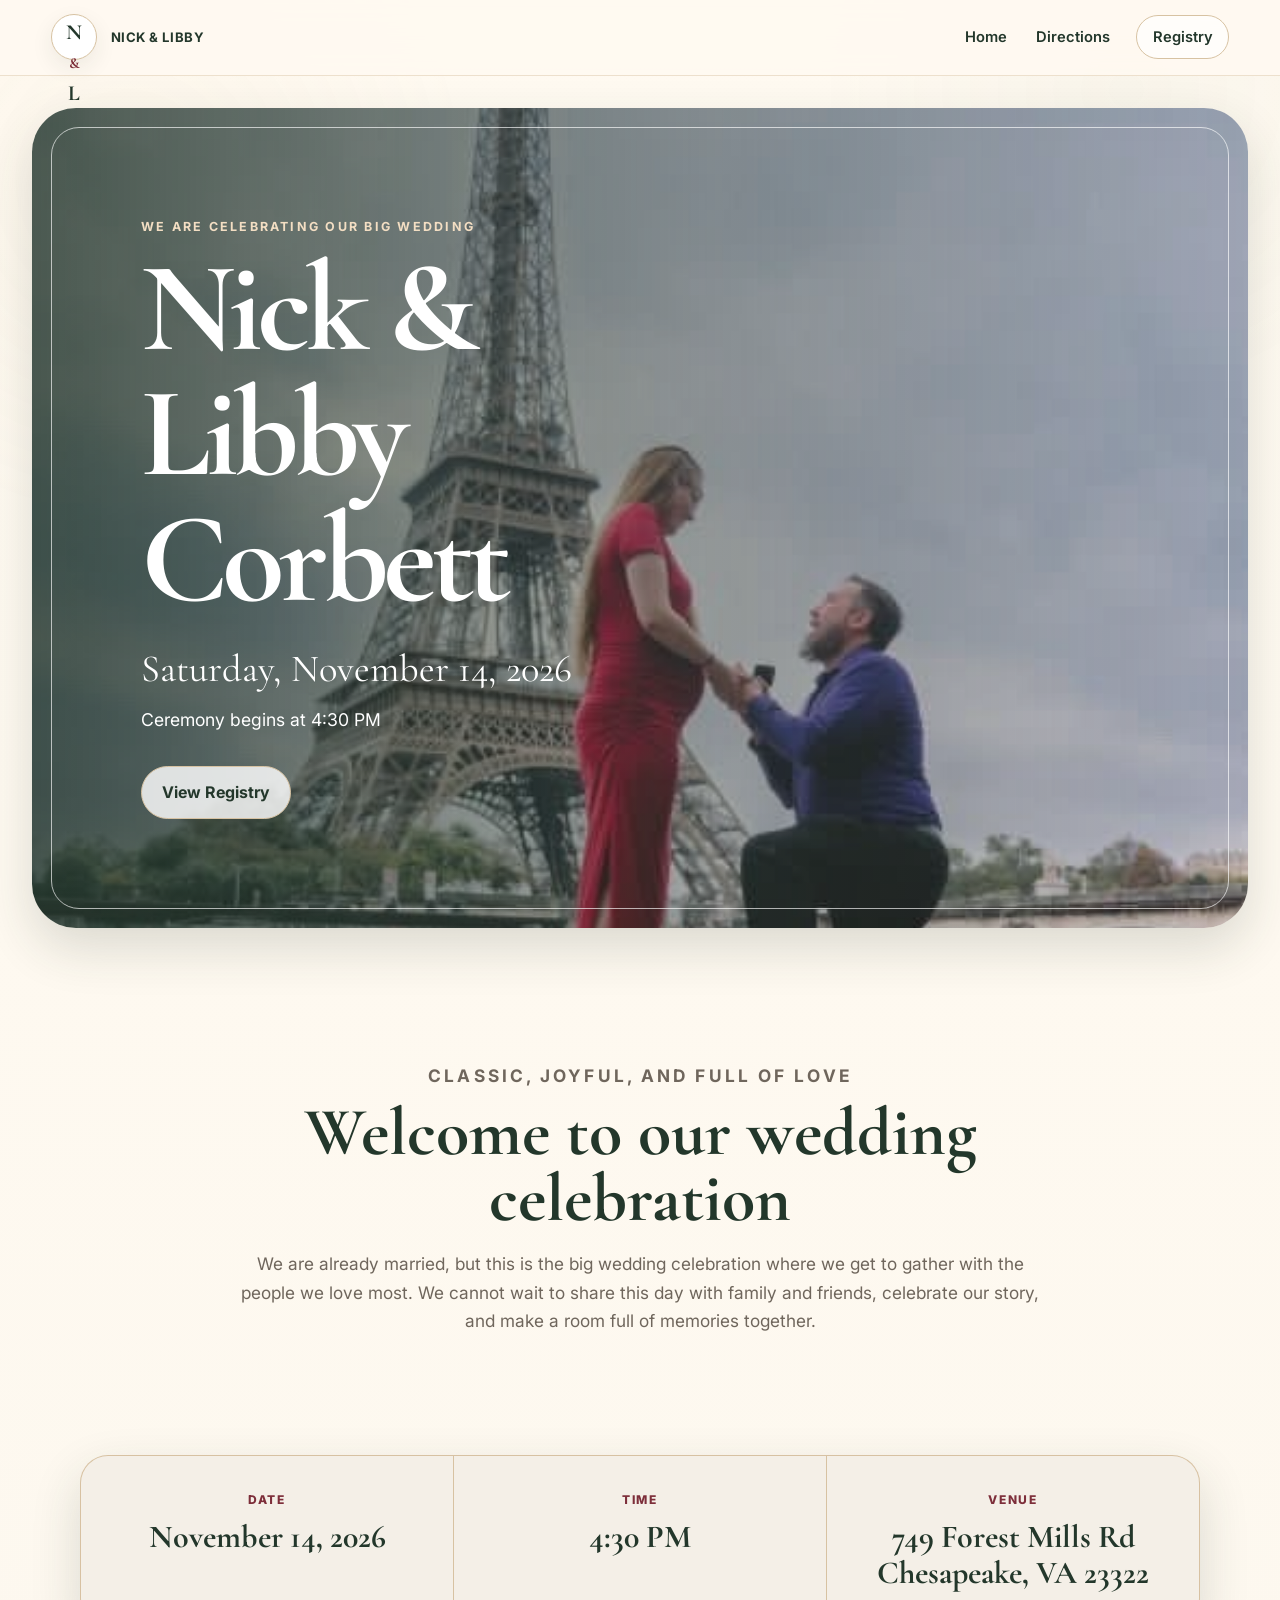
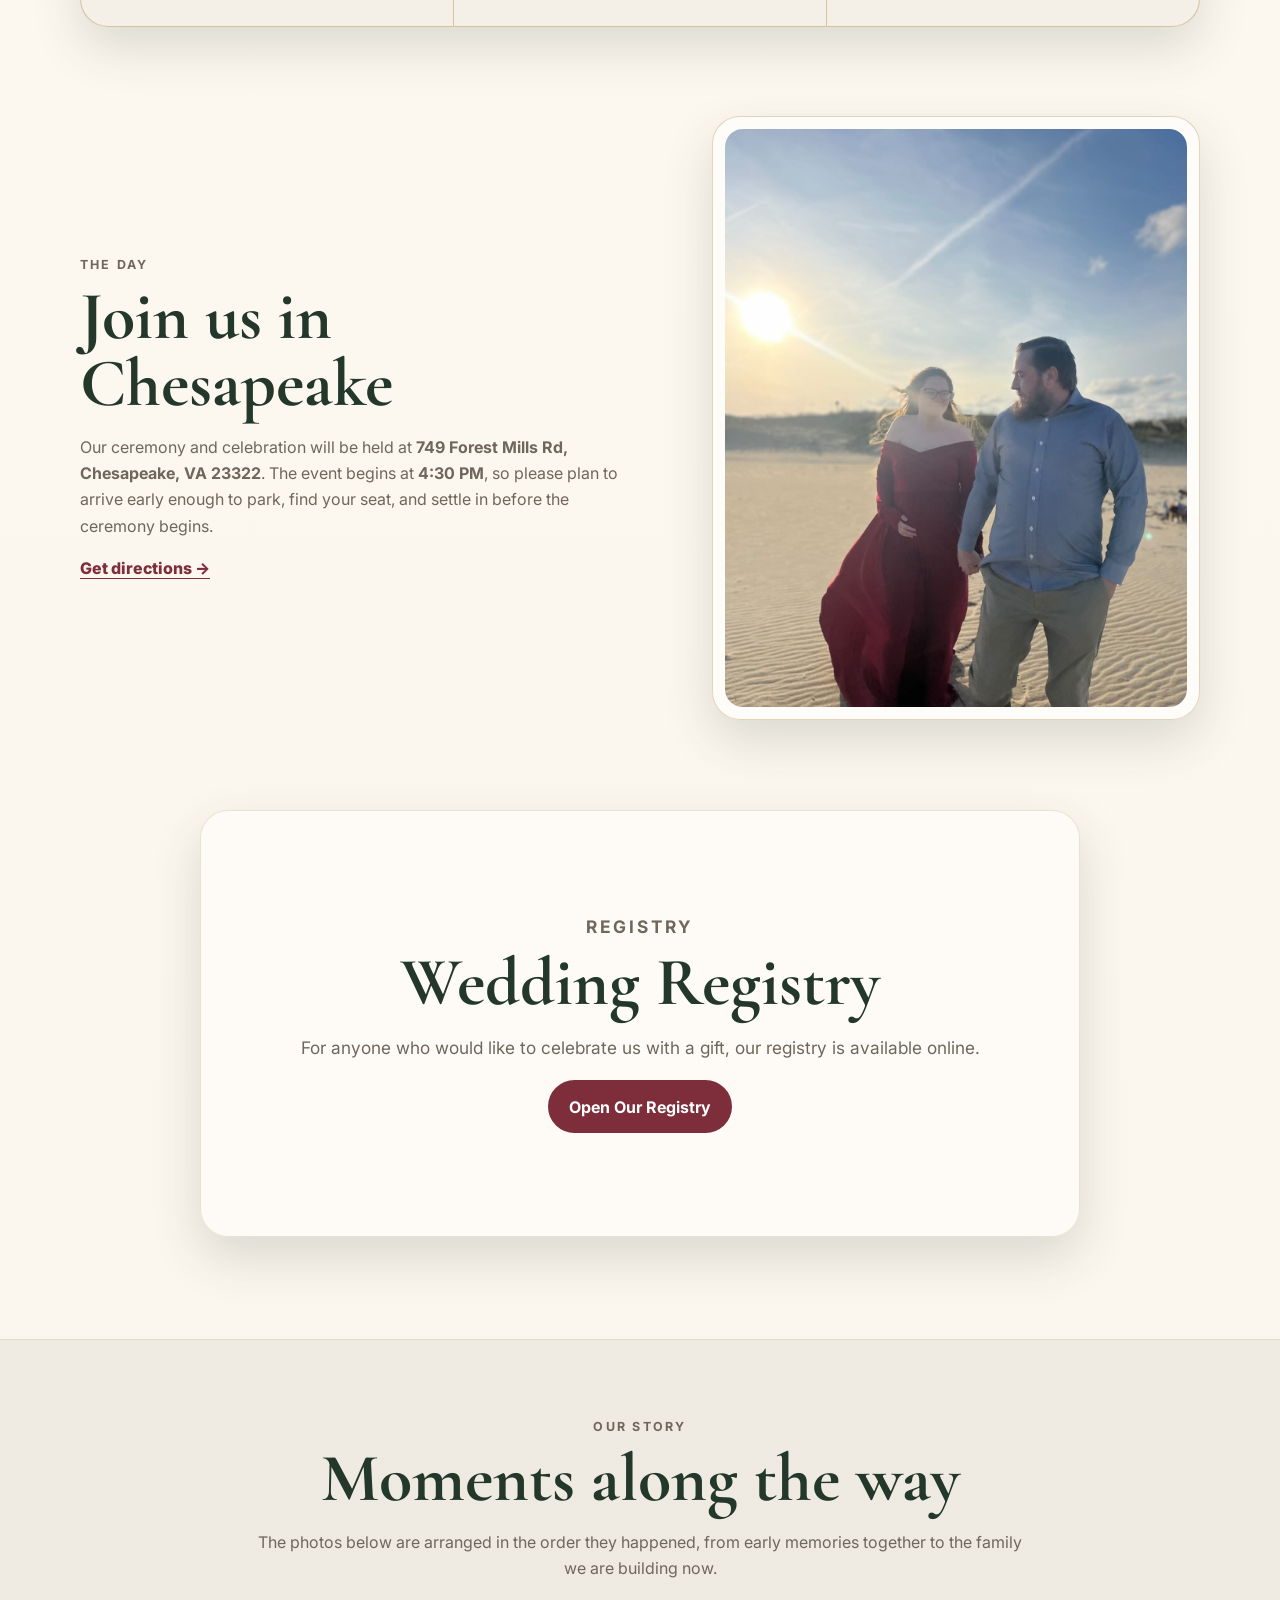
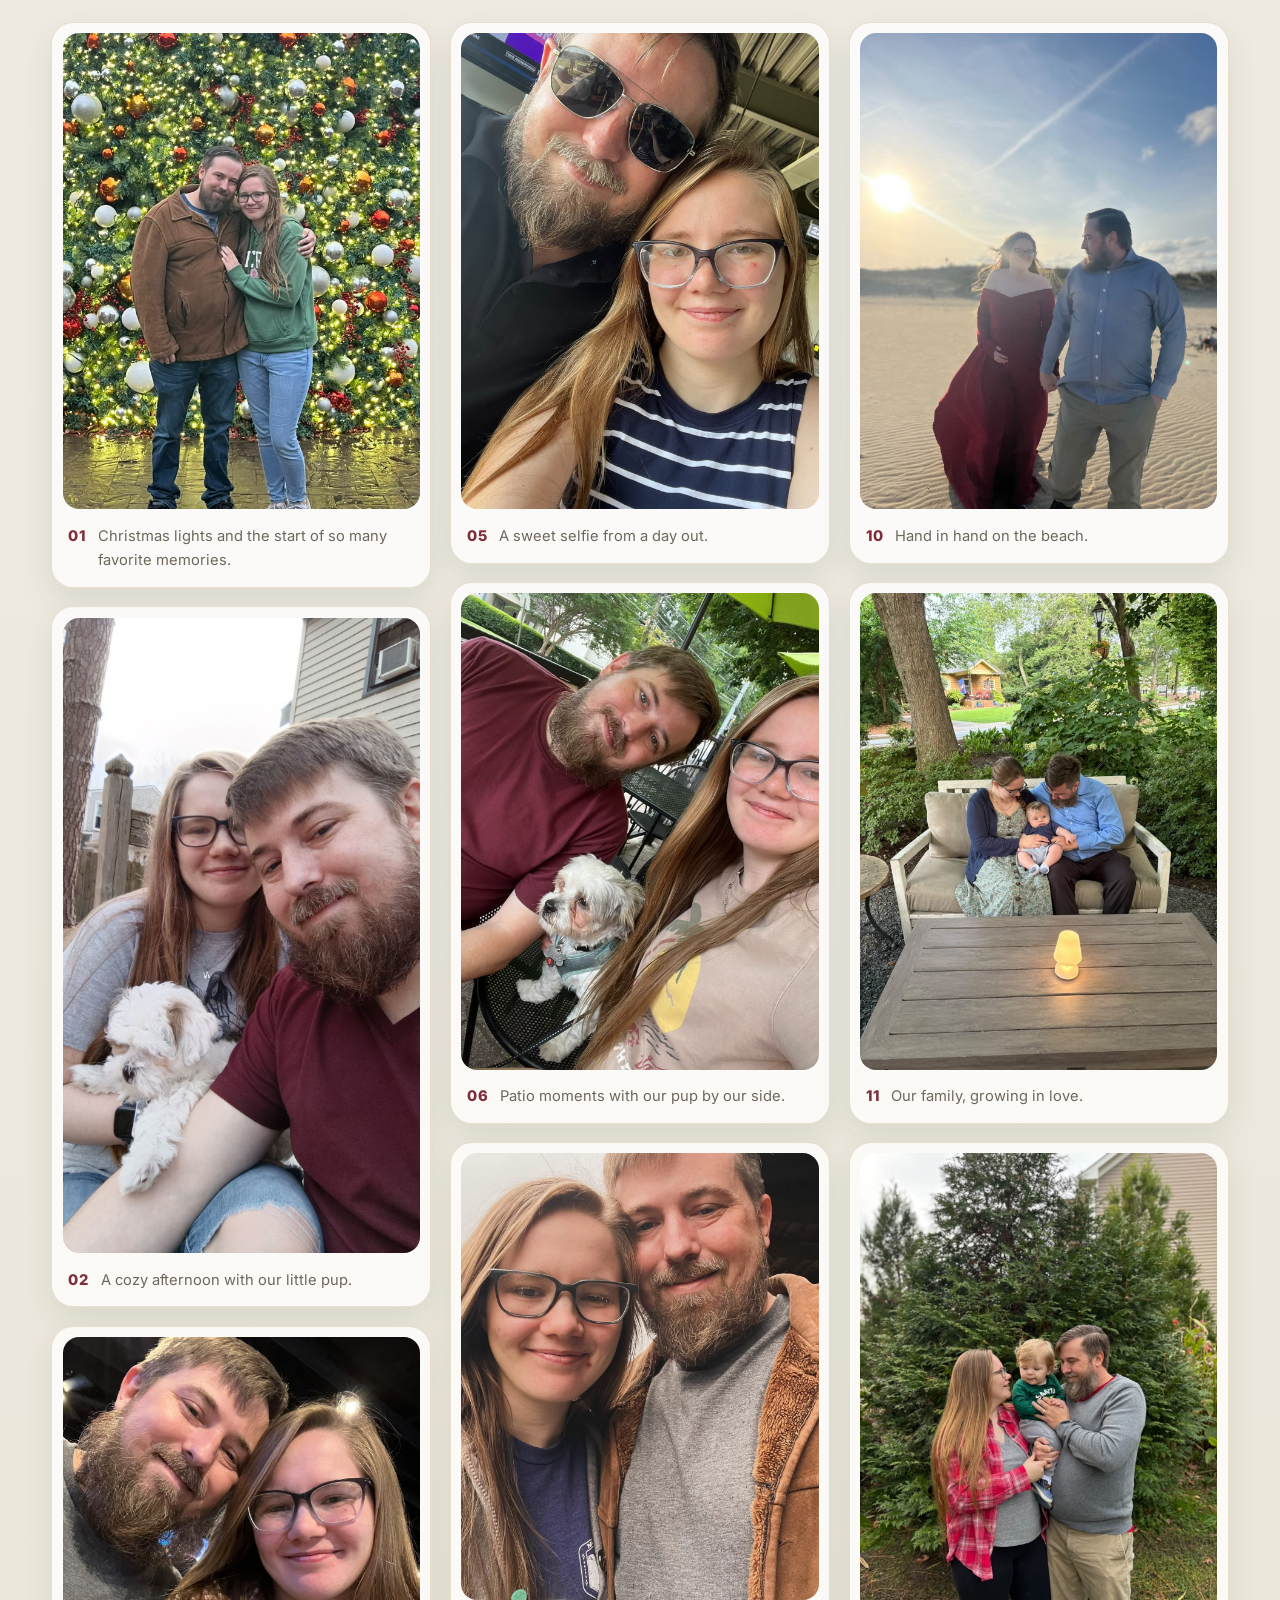
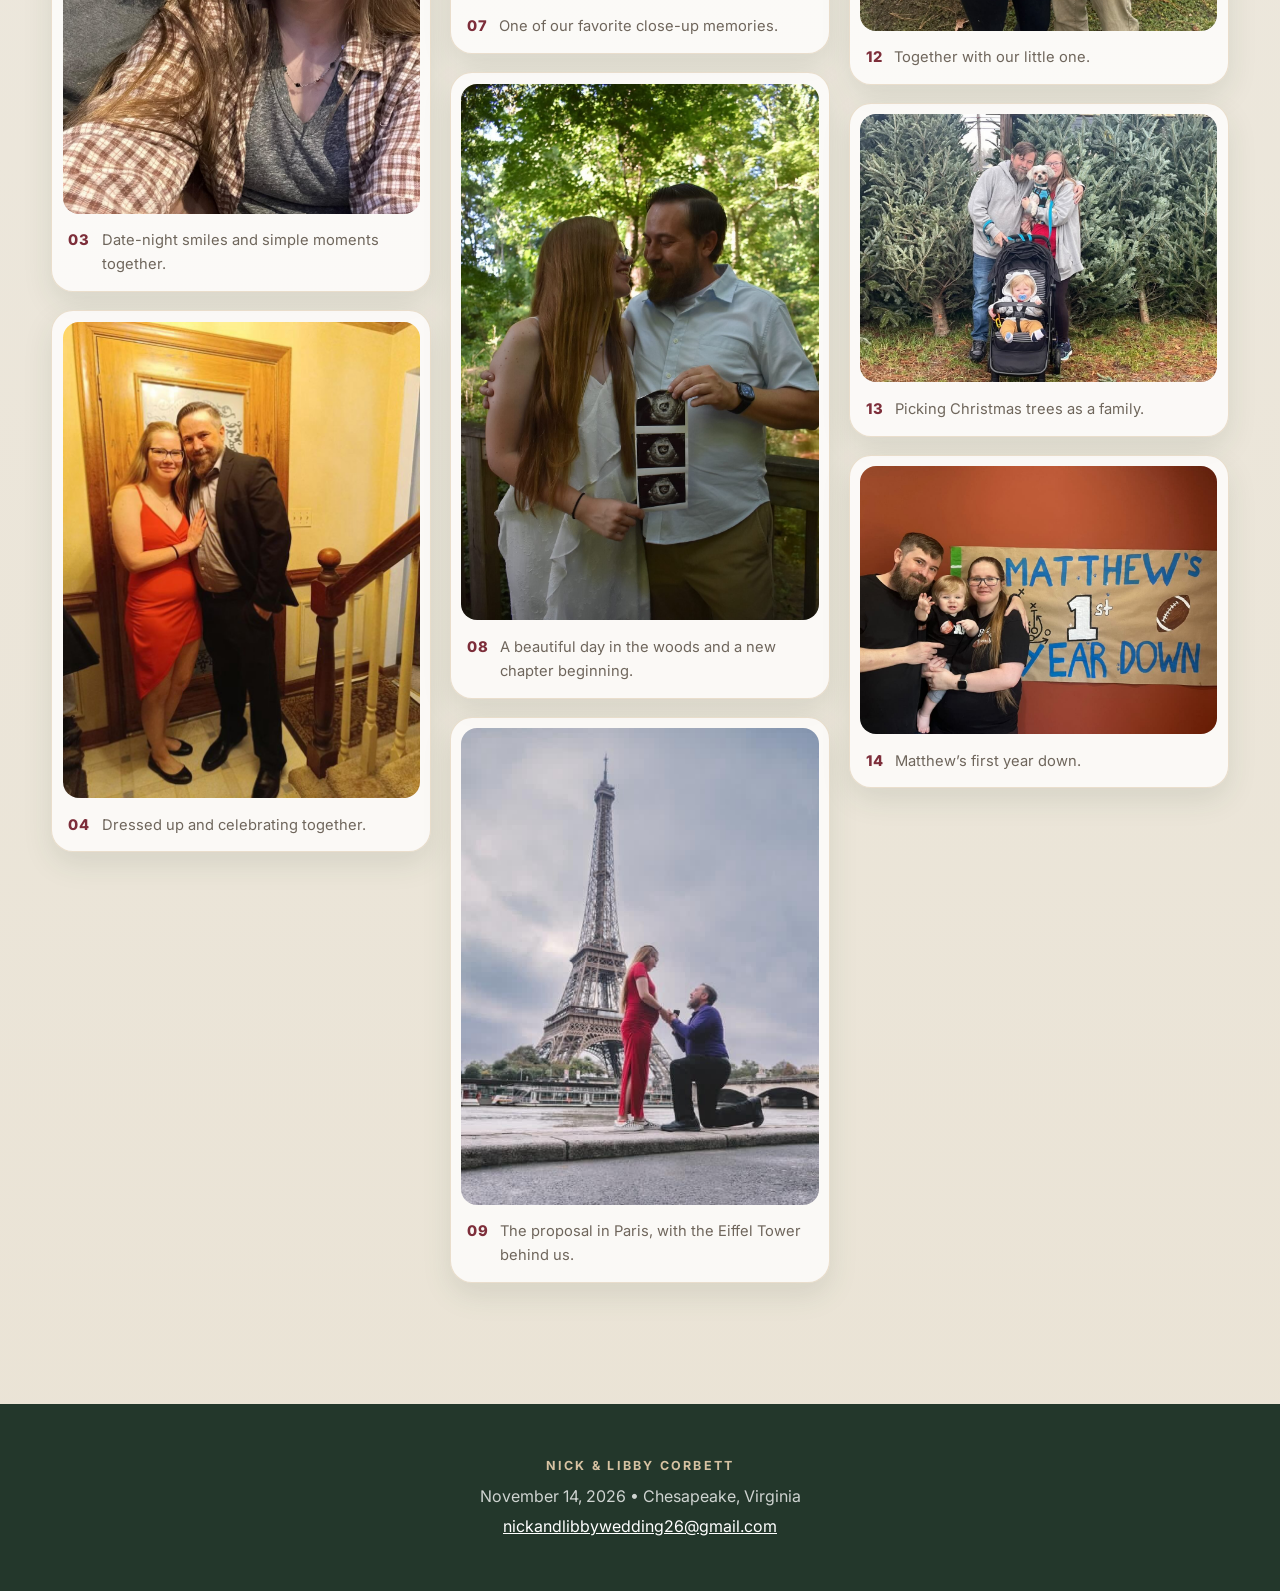
<file: index.html>
<!doctype html>
<html lang="en">
<head>
  <meta charset="utf-8">
  <meta name="viewport" content="width=device-width, initial-scale=1">
  <title>Nick & Libby Corbett Wedding</title>
  <meta name="description" content="Wedding celebration website for Nick Corbett and Libby Corbett on November 14, 2026 in Chesapeake, Virginia.">
  <link rel="preconnect" href="https://fonts.googleapis.com">
  <link rel="preconnect" href="https://fonts.gstatic.com" crossorigin>
  <link href="https://fonts.googleapis.com/css2?family=Cormorant+Garamond:wght@500;600;700&family=Inter:wght@400;500;600;700&display=swap" rel="stylesheet">
  <link rel="stylesheet" href="styles.css">
</head>
<body>

<header class="site-header">
  <a class="brand" href="index.html" aria-label="Nick and Libby wedding home">
    <span class="brand-mark">N<span>&</span>L</span>
    <span class="brand-text">Nick & Libby</span>
  </a>
  <button class="nav-toggle" aria-label="Open navigation" aria-expanded="false">☰</button>
  <nav class="main-nav" aria-label="Main navigation">
    <a href="index.html">Home</a>
    <a href="directions.html">Directions</a>
    <a class="nav-registry" href="https://www.myregistry.com/wedding-registry/nicholas-corbett-and-libby-menden-chesapeake-va/5467457" target="_blank" rel="noopener">Registry</a>
  </nav>
</header>

<main>
  <section class="hero">
    <div class="hero-media" role="img" aria-label="Nick proposing to Libby in Paris"></div>
    <div class="hero-panel">
      <p class="eyebrow">We are celebrating our big wedding</p>
      <h1>Nick & Libby Corbett</h1>
      <p class="hero-date">Saturday, November 14, 2026</p>
      <p class="hero-time">Ceremony begins at 4:30 PM</p>
      <div class="hero-actions">
        <a class="button secondary" href="https://www.myregistry.com/wedding-registry/nicholas-corbett-and-libby-menden-chesapeake-va/5467457" target="_blank" rel="noopener">View Registry</a>
      </div>
    </div>
  </section>

  <section class="intro section-narrow">
    <p class="script-small">Classic, joyful, and full of love</p>
    <h2>Welcome to our wedding celebration</h2>
    <p>We are already married, but this is the big wedding celebration where we get to gather with the people we love most. We cannot wait to share this day with family and friends, celebrate our story, and make a room full of memories together.</p>
  </section>

  <section class="details-band" aria-label="Wedding details">
    <div>
      <span>Date</span>
      <strong>November 14, 2026</strong>
    </div>
    <div>
      <span>Time</span>
      <strong>4:30 PM</strong>
    </div>
    <div>
      <span>Venue</span>
      <strong>749 Forest Mills Rd<br>Chesapeake, VA 23322</strong>
    </div>
  </section>

  <section class="split-section">
    <div class="split-text">
      <p class="eyebrow">The day</p>
      <h2>Join us in Chesapeake</h2>
      <p>Our ceremony and celebration will be held at <strong>749 Forest Mills Rd, Chesapeake, VA 23322</strong>. The event begins at <strong>4:30 PM</strong>, so please plan to arrive early enough to park, find your seat, and settle in before the ceremony begins.</p>
      <a class="text-link" href="directions.html">Get directions →</a>
    </div>
    <div class="feature-photo framed-photo">
      <img src="assets/images/photo-10.jpg" alt="Nick and Libby holding hands on a beach at sunset" loading="lazy">
    </div>
  </section>

  <section class="section-narrow registry-callout">
    <p class="script-small">Registry</p>
    <h2>Wedding Registry</h2>
    <p>For anyone who would like to celebrate us with a gift, our registry is available online.</p>
    <a class="button primary" href="https://www.myregistry.com/wedding-registry/nicholas-corbett-and-libby-menden-chesapeake-va/5467457" target="_blank" rel="noopener">Open Our Registry</a>
  </section>

  <section class="gallery-section">
    <div class="section-heading">
      <p class="eyebrow">Our story</p>
      <h2>Moments along the way</h2>
      <p>The photos below are arranged in the order they happened, from early memories together to the family we are building now.</p>
    </div>
    <div class="memory-gallery">

      <figure class="memory-card">
        <img src="assets/images/photo-01.jpg" alt="Nick and Libby standing together in front of a Christmas tree with lights and ornaments" loading="lazy">
        <figcaption><span>01</span>Christmas lights and the start of so many favorite memories.</figcaption>
      </figure>

      <figure class="memory-card">
        <img src="assets/images/photo-02.jpg" alt="Nick and Libby taking a selfie outdoors with their small white dog" loading="lazy">
        <figcaption><span>02</span>A cozy afternoon with our little pup.</figcaption>
      </figure>

      <figure class="memory-card">
        <img src="assets/images/photo-03.jpg" alt="Nick and Libby smiling together in a close-up selfie" loading="lazy">
        <figcaption><span>03</span>Date-night smiles and simple moments together.</figcaption>
      </figure>

      <figure class="memory-card">
        <img src="assets/images/photo-04.jpg" alt="Nick and Libby dressed formally indoors near a staircase" loading="lazy">
        <figcaption><span>04</span>Dressed up and celebrating together.</figcaption>
      </figure>

      <figure class="memory-card">
        <img src="assets/images/photo-05.jpg" alt="Nick and Libby smiling together in a close selfie at an event" loading="lazy">
        <figcaption><span>05</span>A sweet selfie from a day out.</figcaption>
      </figure>

      <figure class="memory-card">
        <img src="assets/images/photo-06.jpg" alt="Nick and Libby sitting outdoors at a patio table with their small white dog" loading="lazy">
        <figcaption><span>06</span>Patio moments with our pup by our side.</figcaption>
      </figure>

      <figure class="memory-card">
        <img src="assets/images/photo-07.jpg" alt="Nick and Libby smiling together in a close-up outdoor selfie" loading="lazy">
        <figcaption><span>07</span>One of our favorite close-up memories.</figcaption>
      </figure>

      <figure class="memory-card">
        <img src="assets/images/photo-08.jpg" alt="Nick and Libby standing together outdoors and holding sonogram photos" loading="lazy">
        <figcaption><span>08</span>A beautiful day in the woods and a new chapter beginning.</figcaption>
      </figure>

      <figure class="memory-card">
        <img src="assets/images/photo-09.jpg" alt="Nick proposing to Libby in front of the Eiffel Tower in Paris" loading="lazy">
        <figcaption><span>09</span>The proposal in Paris, with the Eiffel Tower behind us.</figcaption>
      </figure>

      <figure class="memory-card">
        <img src="assets/images/photo-10.jpg" alt="Nick and Libby holding hands on a beach at sunset" loading="lazy">
        <figcaption><span>10</span>Hand in hand on the beach.</figcaption>
      </figure>

      <figure class="memory-card">
        <img src="assets/images/photo-11.jpg" alt="Nick and Libby sitting with their baby on an outdoor couch" loading="lazy">
        <figcaption><span>11</span>Our family, growing in love.</figcaption>
      </figure>

      <figure class="memory-card">
        <img src="assets/images/photo-12.jpg" alt="Nick and Libby holding their child outdoors in front of greenery" loading="lazy">
        <figcaption><span>12</span>Together with our little one.</figcaption>
      </figure>

      <figure class="memory-card">
        <img src="assets/images/photo-13.jpg" alt="Nick, Libby, their child, and their dog at a Christmas tree lot" loading="lazy">
        <figcaption><span>13</span>Picking Christmas trees as a family.</figcaption>
      </figure>

      <figure class="memory-card">
        <img src="assets/images/photo-14.jpg" alt="Nick, Libby, and their child standing near a first birthday football sign" loading="lazy">
        <figcaption><span>14</span>Matthew’s first year down.</figcaption>
      </figure>
    </div>
  </section>
</main>

<footer class="site-footer">
  <p class="script-small">Nick & Libby Corbett</p>
  <p>November 14, 2026 • Chesapeake, Virginia</p>
  <p><a href="mailto:nickandlibbywedding26@gmail.com">nickandlibbywedding26@gmail.com</a></p>
</footer>
<script src="script.js"></script>

</body>
</html>
</file>
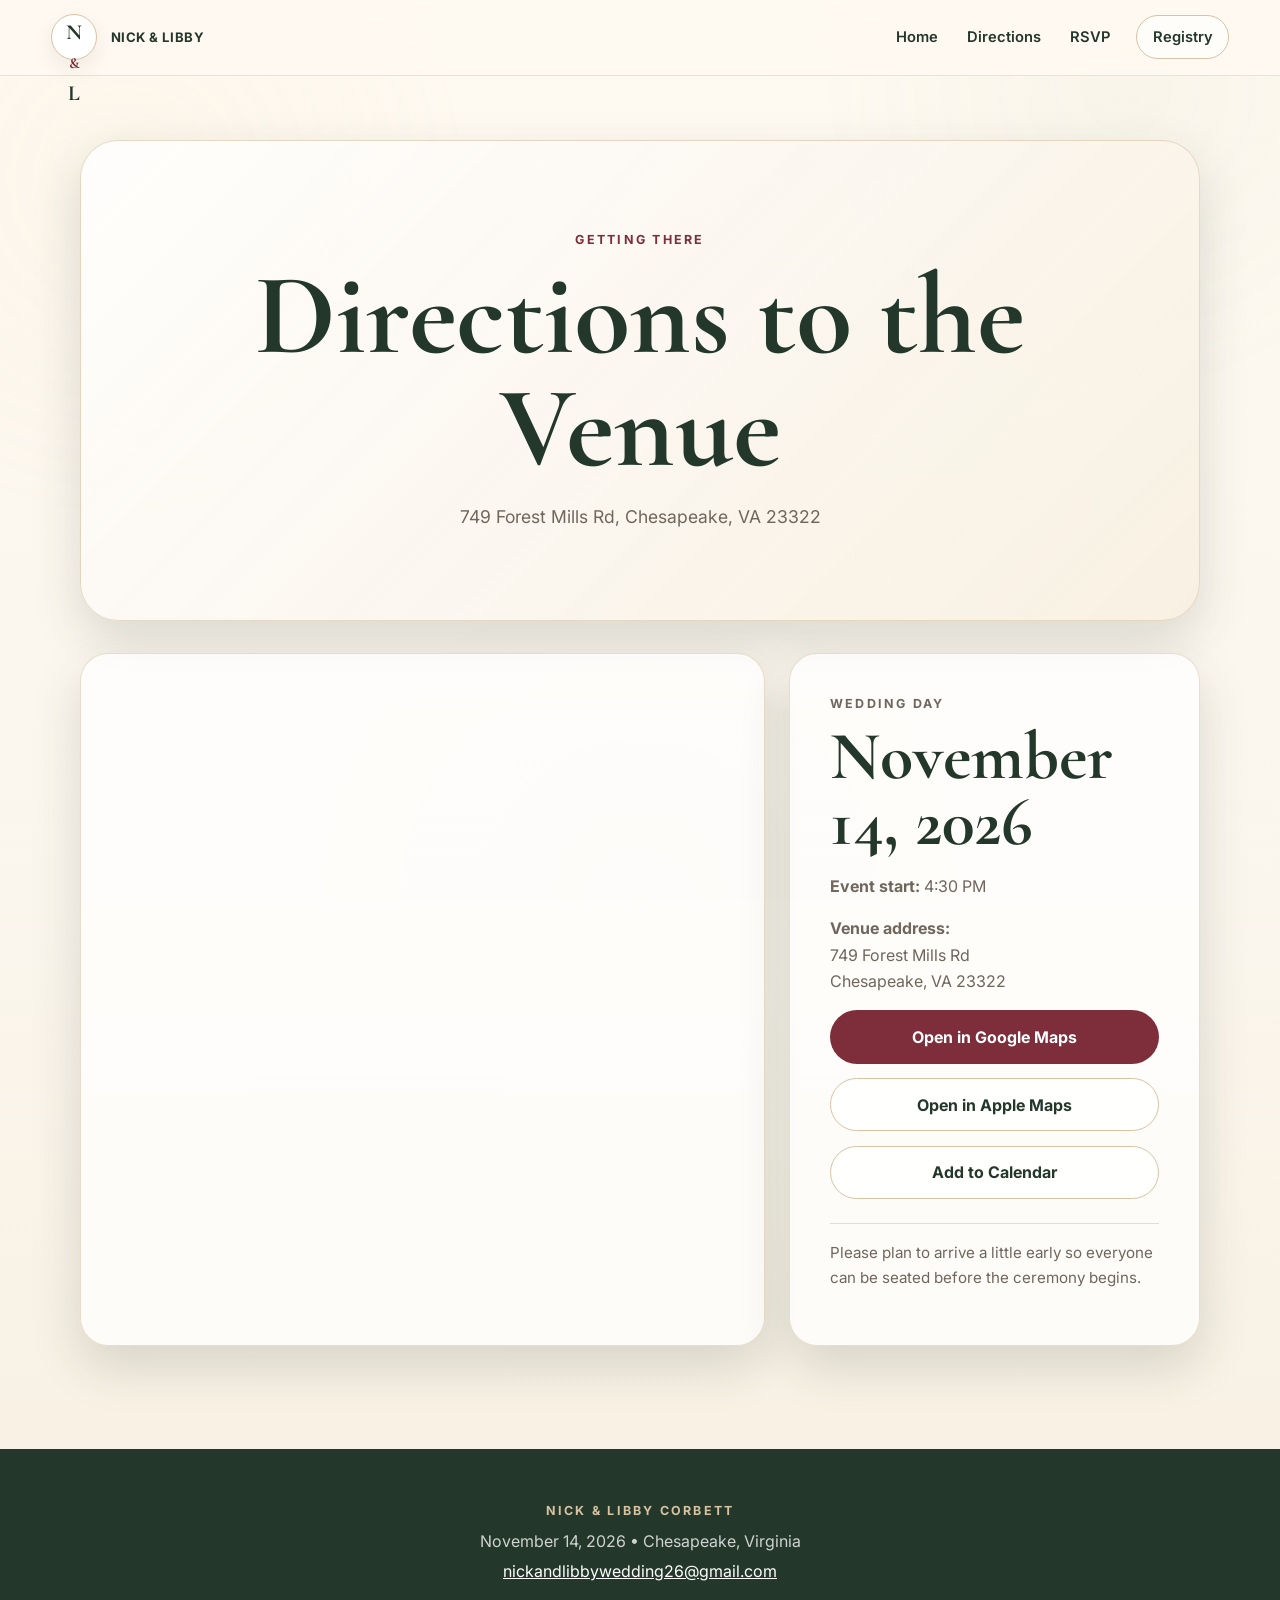
<file: directions.html>
<!doctype html>
<html lang="en">
<head>
  <meta charset="utf-8">
  <meta name="viewport" content="width=device-width, initial-scale=1">
  <title>Directions | Nick & Libby Corbett Wedding</title>
  <meta name="description" content="Directions to Nick and Libby's wedding venue at 749 Forest Mills Rd, Chesapeake, VA 23322.">
  <link rel="preconnect" href="https://fonts.googleapis.com">
  <link rel="preconnect" href="https://fonts.gstatic.com" crossorigin>
  <link href="https://fonts.googleapis.com/css2?family=Cormorant+Garamond:wght@500;600;700&family=Inter:wght@400;500;600;700&display=swap" rel="stylesheet">
  <link rel="stylesheet" href="styles.css">
</head>
<body>

<header class="site-header">
  <a class="brand" href="index.html" aria-label="Nick and Libby wedding home">
    <span class="brand-mark">N<span>&</span>L</span>
    <span class="brand-text">Nick & Libby</span>
  </a>
  <button class="nav-toggle" aria-label="Open navigation" aria-expanded="false">☰</button>
  <nav class="main-nav" aria-label="Main navigation">
    <a href="index.html">Home</a>
    <a href="directions.html">Directions</a>
    <a href="rsvp.html">RSVP</a>
    <a class="nav-registry" href="https://www.myregistry.com/wedding-registry/nicholas-corbett-and-libby-menden-chesapeake-va/5467457" target="_blank" rel="noopener">Registry</a>
  </nav>
</header>

<main>
  <section class="page-hero small-hero">
    <p class="eyebrow">Getting there</p>
    <h1>Directions to the Venue</h1>
    <p>749 Forest Mills Rd, Chesapeake, VA 23322</p>
  </section>

  <section class="map-layout">
    <div class="map-card">
      <iframe title="Map to wedding venue" src="https://www.google.com/maps?q=749%20Forest%20Mills%20Rd%20Chesapeake%2C%20VA%2023322&output=embed" loading="lazy" referrerpolicy="no-referrer-when-downgrade"></iframe>
    </div>
    <aside class="directions-panel">
      <p class="script-small">Wedding day</p>
      <h2>November 14, 2026</h2>
      <p><strong>Event start:</strong> 4:30 PM</p>
      <p><strong>Venue address:</strong><br>749 Forest Mills Rd<br>Chesapeake, VA 23322</p>
      <div class="button-stack">
        <a class="button primary" href="https://www.google.com/maps/search/?api=1&query=749%20Forest%20Mills%20Rd%20Chesapeake%2C%20VA%2023322" target="_blank" rel="noopener">Open in Google Maps</a>
        <a class="button secondary" href="https://maps.apple.com/?address=749%20Forest%20Mills%20Rd,%20Chesapeake,%20VA%2023322" target="_blank" rel="noopener">Open in Apple Maps</a>
        <a class="button secondary" href="nick-libby-wedding.ics">Add to Calendar</a>
      </div>
      <p class="note">Please plan to arrive a little early so everyone can be seated before the ceremony begins.</p>
    </aside>
  </section>
</main>

<footer class="site-footer">
  <p class="script-small">Nick & Libby Corbett</p>
  <p>November 14, 2026 • Chesapeake, Virginia</p>
  <p><a href="mailto:nickandlibbywedding26@gmail.com">nickandlibbywedding26@gmail.com</a></p>
</footer>
<script src="script.js"></script>

</body>
</html>
</file>
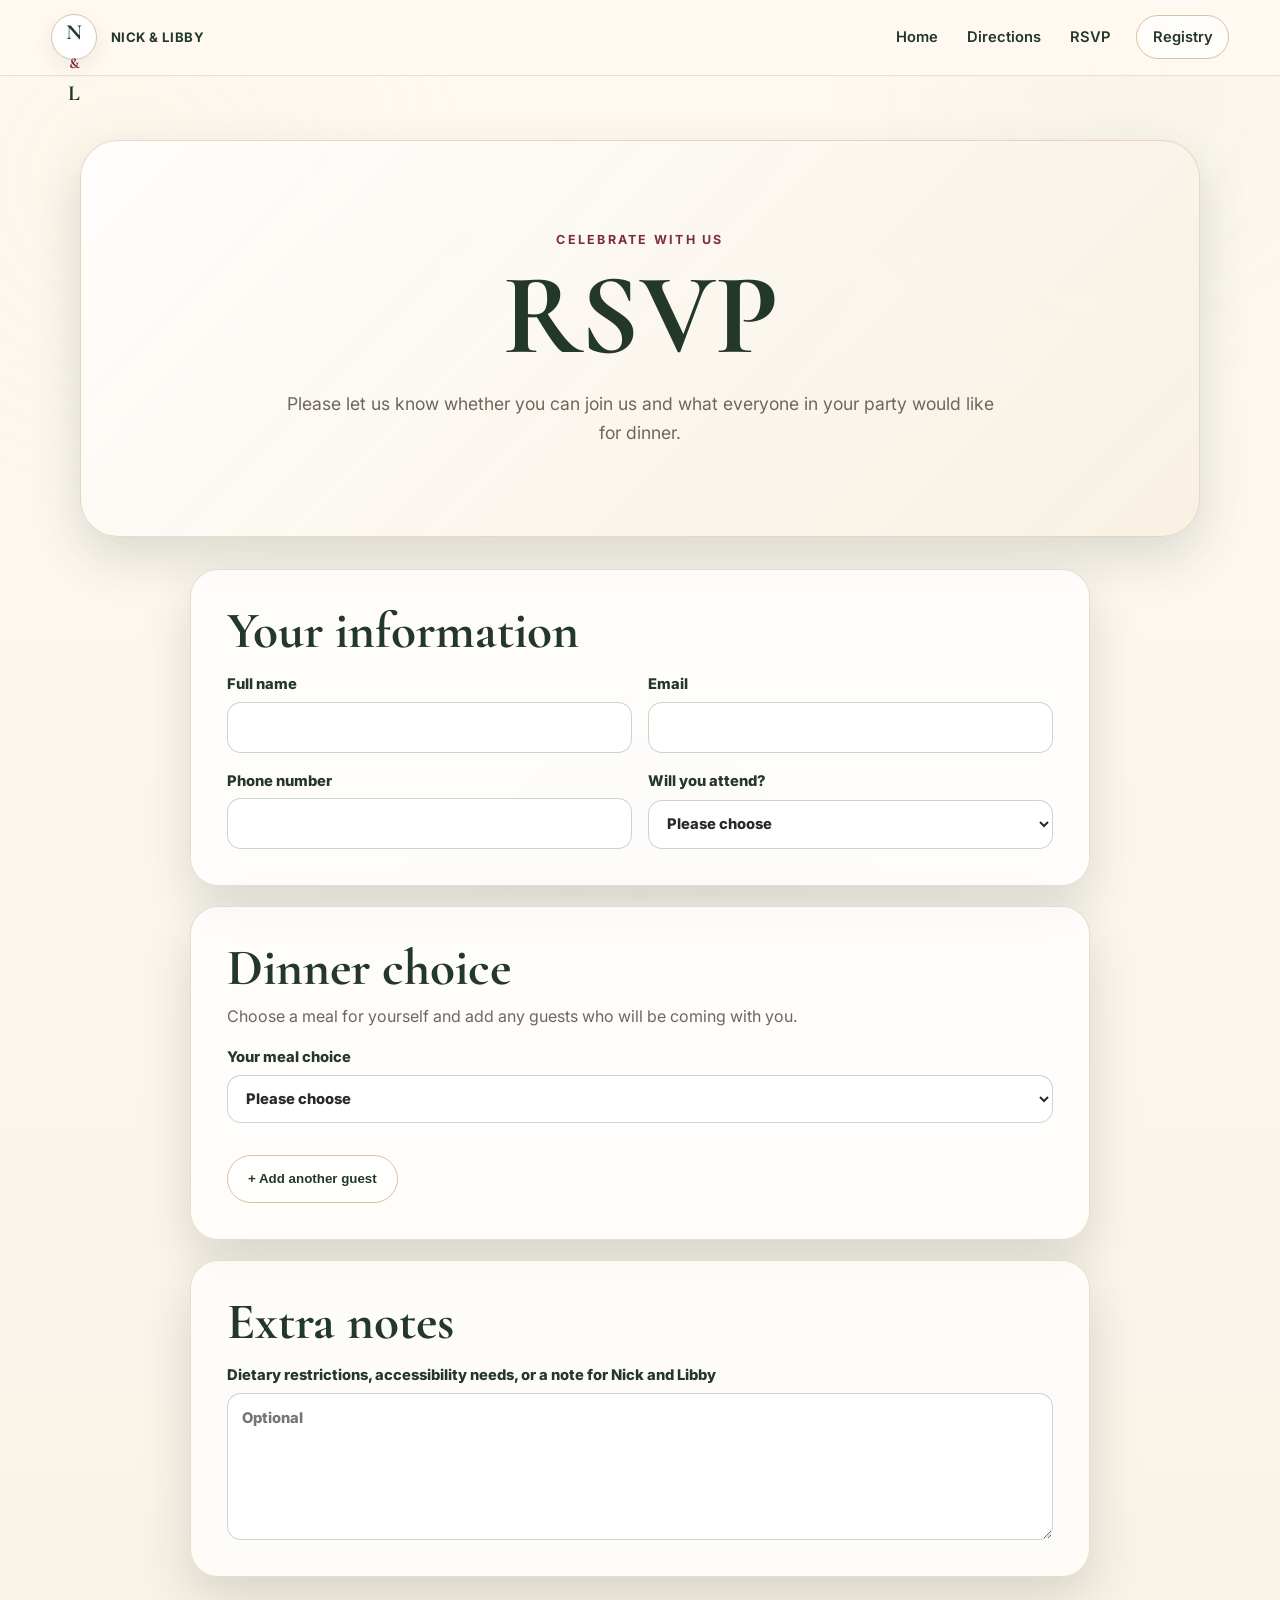
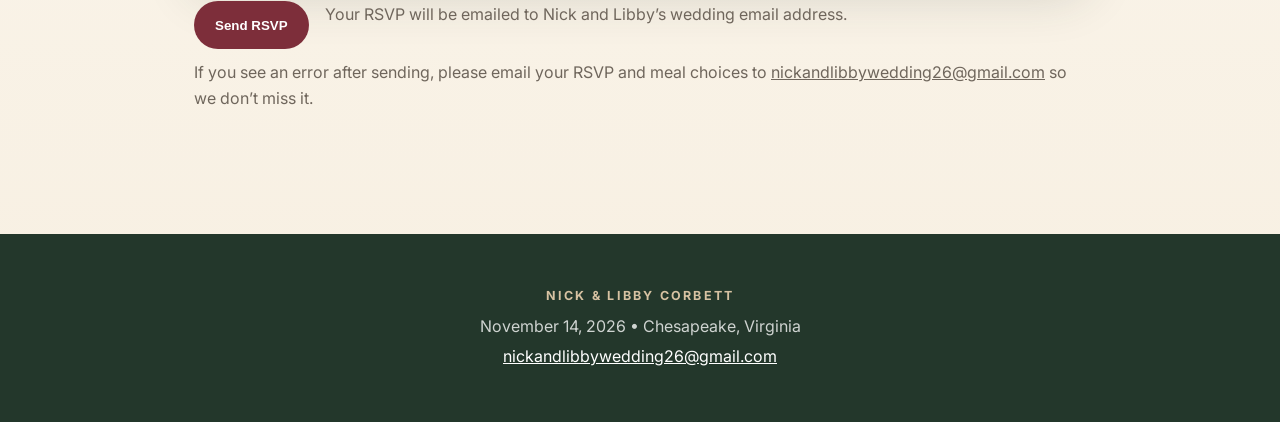
<file: rsvp.html>
<!doctype html>
<html lang="en">
<head>
  <meta charset="utf-8">
  <meta name="viewport" content="width=device-width, initial-scale=1">
  <title>RSVP | Nick & Libby Corbett Wedding</title>
  <meta name="description" content="RSVP for Nick and Libby's wedding celebration and select dinner choices.">
  <link rel="preconnect" href="https://fonts.googleapis.com">
  <link rel="preconnect" href="https://fonts.gstatic.com" crossorigin>
  <link href="https://fonts.googleapis.com/css2?family=Cormorant+Garamond:wght@500;600;700&family=Inter:wght@400;500;600;700&display=swap" rel="stylesheet">
  <link rel="stylesheet" href="styles.css">
</head>
<body>

<header class="site-header">
  <a class="brand" href="index.html" aria-label="Nick and Libby wedding home">
    <span class="brand-mark">N<span>&</span>L</span>
    <span class="brand-text">Nick & Libby</span>
  </a>
  <button class="nav-toggle" aria-label="Open navigation" aria-expanded="false">☰</button>
  <nav class="main-nav" aria-label="Main navigation">
    <a href="index.html">Home</a>
    <a href="directions.html">Directions</a>
    <a href="rsvp.html">RSVP</a>
    <a class="nav-registry" href="https://www.myregistry.com/wedding-registry/nicholas-corbett-and-libby-menden-chesapeake-va/5467457" target="_blank" rel="noopener">Registry</a>
  </nav>
</header>

<main>
  <section class="page-hero small-hero">
    <p class="eyebrow">Celebrate with us</p>
    <h1>RSVP</h1>
    <p>Please let us know whether you can join us and what everyone in your party would like for dinner.</p>
  </section>

  <section class="form-shell">
    <form id="rsvpForm" class="rsvp-form" action="https://formsubmit.co/1af5022cc4905f916c00f5c55fa3bd37" method="POST" accept-charset="UTF-8">
      <input type="hidden" name="_subject" value="Wedding RSVP for Nick and Libby">
      <input type="hidden" name="_template" value="table">
      <input type="hidden" name="_captcha" value="false">
      <input type="hidden" name="_next" value="https://nickandlibby.com/thank-you.html">
      <input type="hidden" id="rsvpSummary" name="RSVP Summary" value="">

      <div aria-hidden="true" style="display:none">
        <label>Leave this field empty
          <input type="text" name="_honey" tabindex="-1" autocomplete="off" value="">
        </label>
      </div>

      <div class="form-card">
        <h2>Your information</h2>
        <div class="form-grid">
          <label>Full name
            <input type="text" name="Primary Guest Name" id="primaryName" autocomplete="name" required>
          </label>
          <label>Email
            <input type="email" name="email" id="primaryEmail" autocomplete="email" required>
          </label>
          <label>Phone number
            <input type="tel" name="Phone" id="primaryPhone" autocomplete="tel">
          </label>
          <label>Will you attend?
            <select name="Attendance" id="attendance" required>
              <option value="">Please choose</option>
              <option value="Joyfully accepts">Joyfully accepts</option>
              <option value="Regretfully declines">Regretfully declines</option>
            </select>
          </label>
        </div>
      </div>

      <div class="form-card meal-card" id="mealSection">
        <h2>Dinner choice</h2>
        <p class="form-help">Choose a meal for yourself and add any guests who will be coming with you.</p>
        <label>Your meal choice
          <select name="Primary Meal Choice" id="primaryMeal">
            <option value="">Please choose</option>
            <option value="Steak">Steak</option>
            <option value="Chicken">Chicken</option>
            <option value="Fish">Fish</option>
            <option value="Kids Meal">Chicken Fingers/Kids Meal</option>
            <option value="Vegetarian">Vegetarian</option>
          </select>
        </label>

        <div id="guestList" class="guest-list" aria-live="polite"></div>
        <button type="button" class="button secondary add-guest" id="addGuestButton">+ Add another guest</button>
      </div>

      <div class="form-card">
        <h2>Extra notes</h2>
        <label>Dietary restrictions, accessibility needs, or a note for Nick and Libby
          <textarea name="Notes" id="notes" rows="5" placeholder="Optional"></textarea>
        </label>
      </div>

      <div class="submit-row">
        <button class="button primary" type="submit">Send RSVP</button>
        <p class="fine-print">Your RSVP will be emailed to Nick and Libby’s wedding email address.</p>
        <p class="fine-print">If you see an error after sending, please email your RSVP and meal choices to <a href="mailto:nickandlibbywedding26@gmail.com?subject=Wedding%20RSVP">nickandlibbywedding26@gmail.com</a> so we don’t miss it.</p>
      </div>
    </form>
  </section>
</main>

<footer class="site-footer">
  <p class="script-small">Nick & Libby Corbett</p>
  <p>November 14, 2026 • Chesapeake, Virginia</p>
  <p><a href="mailto:nickandlibbywedding26@gmail.com">nickandlibbywedding26@gmail.com</a></p>
</footer>
<script src="script.js"></script>

</body>
</html>
</file>
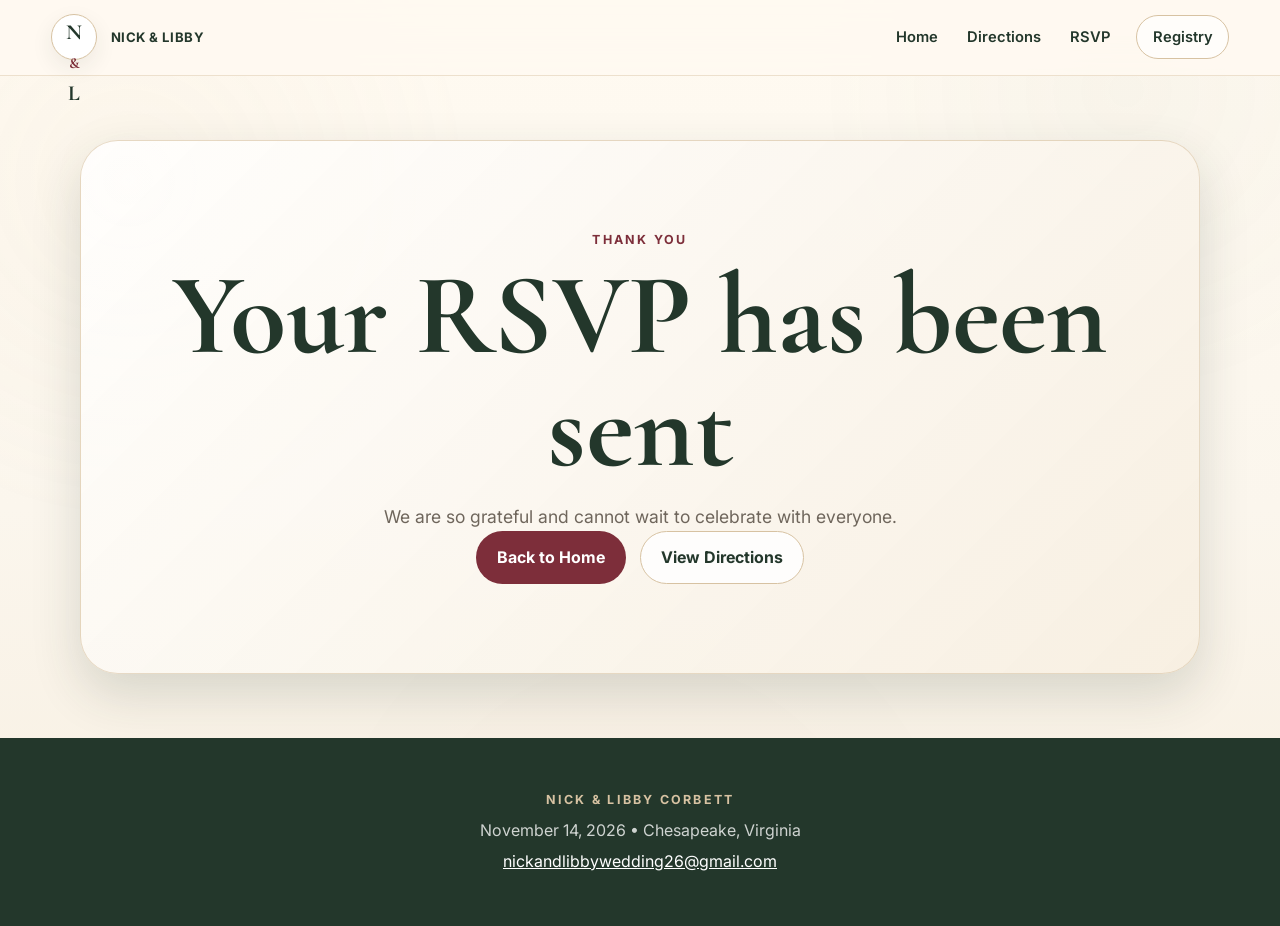
<file: thank-you.html>
<!doctype html>
<html lang="en">
<head>
  <meta charset="utf-8">
  <meta name="viewport" content="width=device-width, initial-scale=1">
  <title>Thank You | Nick & Libby Corbett Wedding</title>
  <meta name="description" content="Thank you for RSVPing for Nick and Libby's wedding.">
  <link rel="preconnect" href="https://fonts.googleapis.com">
  <link rel="preconnect" href="https://fonts.gstatic.com" crossorigin>
  <link href="https://fonts.googleapis.com/css2?family=Cormorant+Garamond:wght@500;600;700&family=Inter:wght@400;500;600;700&display=swap" rel="stylesheet">
  <link rel="stylesheet" href="styles.css">
</head>
<body>

<header class="site-header">
  <a class="brand" href="index.html" aria-label="Nick and Libby wedding home">
    <span class="brand-mark">N<span>&</span>L</span>
    <span class="brand-text">Nick & Libby</span>
  </a>
  <button class="nav-toggle" aria-label="Open navigation" aria-expanded="false">☰</button>
  <nav class="main-nav" aria-label="Main navigation">
    <a href="index.html">Home</a>
    <a href="directions.html">Directions</a>
    <a href="rsvp.html">RSVP</a>
    <a class="nav-registry" href="https://www.myregistry.com/wedding-registry/nicholas-corbett-and-libby-menden-chesapeake-va/5467457" target="_blank" rel="noopener">Registry</a>
  </nav>
</header>

<main>
  <section class="page-hero thank-you-hero">
    <p class="eyebrow">Thank you</p>
    <h1>Your RSVP has been sent</h1>
    <p>We are so grateful and cannot wait to celebrate with everyone.</p>
    <div class="hero-actions centered-actions">
      <a class="button primary" href="index.html">Back to Home</a>
      <a class="button secondary" href="directions.html">View Directions</a>
    </div>
  </section>
</main>

<footer class="site-footer">
  <p class="script-small">Nick & Libby Corbett</p>
  <p>November 14, 2026 • Chesapeake, Virginia</p>
  <p><a href="mailto:nickandlibbywedding26@gmail.com">nickandlibbywedding26@gmail.com</a></p>
</footer>
<script src="script.js"></script>

</body>
</html>
</file>
<file: styles.css>
:root {
  --ivory: #fffaf1;
  --warm-ivory: #f7efe1;
  --champagne: #d7c2a2;
  --deep-green: #23372b;
  --sage: #7b8b73;
  --burgundy: #7d2e3a;
  --ink: #2b2926;
  --muted: #6f665c;
  --white: #ffffff;
  --shadow: 0 20px 50px rgba(35, 55, 43, 0.16);
  --radius: 28px;
}

* { box-sizing: border-box; }
html { scroll-behavior: smooth; }
body {
  margin: 0;
  background: linear-gradient(180deg, var(--ivory), #fbf6ed 55%, var(--warm-ivory));
  color: var(--ink);
  font-family: "Inter", system-ui, -apple-system, BlinkMacSystemFont, "Segoe UI", sans-serif;
  line-height: 1.65;
}
body::before {
  content: "";
  position: fixed;
  inset: 0;
  pointer-events: none;
  opacity: .25;
  background-image:
    radial-gradient(circle at 10% 20%, rgba(215, 194, 162, .25), transparent 22rem),
    radial-gradient(circle at 88% 10%, rgba(123, 139, 115, .18), transparent 20rem),
    radial-gradient(circle at 50% 100%, rgba(125, 46, 58, .08), transparent 24rem);
  z-index: -1;
}

a { color: inherit; }
img { max-width: 100%; display: block; }

.site-header {
  position: sticky;
  top: 0;
  z-index: 20;
  display: flex;
  justify-content: space-between;
  align-items: center;
  gap: 1rem;
  padding: .9rem clamp(1rem, 4vw, 4rem);
  background: rgba(255, 250, 241, .86);
  backdrop-filter: blur(16px);
  border-bottom: 1px solid rgba(215, 194, 162, .45);
}
.brand {
  display: inline-flex;
  align-items: center;
  gap: .85rem;
  text-decoration: none;
  font-weight: 700;
  color: var(--deep-green);
}
.brand-mark {
  display: grid;
  place-items: center;
  width: 46px;
  height: 46px;
  border: 1px solid var(--champagne);
  border-radius: 50%;
  font-family: "Cormorant Garamond", Georgia, serif;
  font-size: 1.35rem;
  background: var(--white);
  box-shadow: 0 8px 22px rgba(35,55,43,.08);
}
.brand-mark span { color: var(--burgundy); font-size: .95rem; margin: 0 .05rem; }
.brand-text { letter-spacing: .04em; text-transform: uppercase; font-size: .82rem; }
.main-nav {
  display: flex;
  align-items: center;
  gap: clamp(.75rem, 2vw, 1.5rem);
  font-size: .92rem;
  font-weight: 600;
}
.main-nav a {
  text-decoration: none;
  color: var(--deep-green);
  padding: .45rem .15rem;
  border-bottom: 1px solid transparent;
}
.main-nav a:hover { border-bottom-color: var(--champagne); }
.nav-registry {
  border: 1px solid var(--champagne) !important;
  padding: .55rem .95rem !important;
  border-radius: 999px;
  background: rgba(255,255,255,.65);
}
.nav-toggle {
  display: none;
  border: 0;
  background: var(--deep-green);
  color: white;
  border-radius: 999px;
  width: 42px;
  height: 42px;
  font-size: 1.2rem;
}

.hero {
  position: relative;
  min-height: 78vh;
  display: grid;
  align-items: center;
  padding: clamp(2rem, 6vw, 6rem);
  isolation: isolate;
}
.hero-media {
  position: absolute;
  inset: clamp(1rem, 3vw, 2rem);
  background: linear-gradient(90deg, rgba(35,55,43,.78), rgba(35,55,43,.38), rgba(35,55,43,.08)), url("assets/images/photo-09.jpg") center / cover no-repeat;
  border-radius: calc(var(--radius) + 16px);
  box-shadow: var(--shadow);
  overflow: hidden;
  z-index: -1;
}
.hero-media::after {
  content: "";
  position: absolute;
  inset: 1.2rem;
  border: 1px solid rgba(255,255,255,.65);
  border-radius: var(--radius);
}
.hero-panel {
  width: min(720px, 100%);
  color: white;
  padding: clamp(2rem, 6vw, 4rem);
}
.eyebrow, .script-small {
  margin: 0 0 .55rem;
  color: var(--burgundy);
  font-size: .78rem;
  font-weight: 700;
  letter-spacing: .18em;
  text-transform: uppercase;
}
.hero .eyebrow { color: #f3dec3; }
h1, h2, h3 {
  font-family: "Cormorant Garamond", Georgia, serif;
  line-height: .98;
  font-weight: 700;
  color: var(--deep-green);
  margin: 0;
}
.hero h1 {
  color: white;
  font-size: clamp(4rem, 10vw, 9.5rem);
  letter-spacing: -.045em;
  max-width: 780px;
}
.hero-date {
  margin: 1rem 0 0;
  font-family: "Cormorant Garamond", Georgia, serif;
  font-size: clamp(1.7rem, 3vw, 2.6rem);
}
.hero-time { margin: .2rem 0 2rem; font-size: 1.1rem; }
.hero-actions, .button-stack {
  display: flex;
  flex-wrap: wrap;
  gap: .9rem;
  align-items: center;
}
.button {
  display: inline-flex;
  justify-content: center;
  align-items: center;
  min-height: 48px;
  padding: .78rem 1.25rem;
  border-radius: 999px;
  text-decoration: none;
  font-weight: 700;
  border: 1px solid transparent;
  cursor: pointer;
  transition: transform .2s ease, box-shadow .2s ease, background .2s ease;
}
.button:hover { transform: translateY(-2px); box-shadow: 0 10px 24px rgba(35,55,43,.14); }
.button.primary { background: var(--burgundy); color: white; }
.button.secondary { background: rgba(255,255,255,.82); color: var(--deep-green); border-color: var(--champagne); }

.section-narrow {
  max-width: 880px;
  margin: 0 auto;
  padding: clamp(4rem, 8vw, 7rem) clamp(1.25rem, 4vw, 2rem);
  text-align: center;
}
.section-narrow h2, .section-heading h2, .split-text h2, .directions-panel h2, .form-card h2 {
  font-size: clamp(2.4rem, 6vw, 4.25rem);
  margin-bottom: 1rem;
}
.section-narrow p { color: var(--muted); font-size: 1.08rem; }
.details-band {
  width: min(1120px, calc(100% - 2rem));
  margin: 0 auto;
  display: grid;
  grid-template-columns: repeat(3, 1fr);
  gap: 1px;
  border: 1px solid rgba(215,194,162,.6);
  border-radius: var(--radius);
  overflow: hidden;
  box-shadow: var(--shadow);
  background: var(--champagne);
}
.details-band div {
  background: rgba(255,255,255,.74);
  padding: clamp(1.3rem, 3vw, 2.1rem);
  text-align: center;
}
.details-band span {
  display: block;
  color: var(--burgundy);
  font-weight: 800;
  letter-spacing: .16em;
  text-transform: uppercase;
  font-size: .75rem;
  margin-bottom: .55rem;
}
.details-band strong {
  color: var(--deep-green);
  font-family: "Cormorant Garamond", Georgia, serif;
  font-size: clamp(1.35rem, 3vw, 2rem);
  line-height: 1.15;
}

.split-section {
  width: min(1120px, calc(100% - 2rem));
  margin: clamp(4rem, 7vw, 7rem) auto;
  display: grid;
  grid-template-columns: 1fr .88fr;
  gap: clamp(2rem, 6vw, 5rem);
  align-items: center;
}
.split-text p { color: var(--muted); }
.text-link {
  color: var(--burgundy);
  font-weight: 800;
  text-decoration: none;
  border-bottom: 1px solid currentColor;
}
.framed-photo {
  padding: .75rem;
  border: 1px solid rgba(215,194,162,.7);
  border-radius: var(--radius);
  background: rgba(255,255,255,.62);
  box-shadow: var(--shadow);
}
.framed-photo img { border-radius: calc(var(--radius) - 10px); aspect-ratio: 4 / 5; object-fit: cover; }
.registry-callout {
  background: rgba(255,255,255,.54);
  border: 1px solid rgba(215,194,162,.45);
  border-radius: var(--radius);
  box-shadow: var(--shadow);
  margin-bottom: clamp(4rem, 8vw, 7rem);
}

.gallery-section {
  padding: clamp(3rem, 6vw, 6rem) clamp(1rem, 4vw, 4rem) clamp(5rem, 8vw, 8rem);
  background: rgba(35, 55, 43, .06);
  border-top: 1px solid rgba(215,194,162,.45);
}
.section-heading {
  max-width: 780px;
  margin: 0 auto 2.5rem;
  text-align: center;
}
.section-heading p { color: var(--muted); }
.memory-gallery {
  columns: 3 280px;
  column-gap: 1.15rem;
  max-width: 1220px;
  margin: 0 auto;
}
.memory-card {
  display: inline-block;
  width: 100%;
  margin: 0 0 1.15rem;
  padding: .65rem;
  background: rgba(255,255,255,.76);
  border: 1px solid rgba(215,194,162,.5);
  border-radius: 22px;
  box-shadow: 0 12px 30px rgba(35,55,43,.1);
  break-inside: avoid;
}
.memory-card img {
  width: 100%;
  border-radius: 16px;
}
.memory-card figcaption {
  display: flex;
  gap: .7rem;
  align-items: flex-start;
  padding: .9rem .35rem .25rem;
  color: var(--muted);
  font-size: .92rem;
}
.memory-card figcaption span {
  color: var(--burgundy);
  font-weight: 800;
  letter-spacing: .08em;
}

.page-hero {
  width: min(1120px, calc(100% - 2rem));
  margin: clamp(2rem, 5vw, 4rem) auto;
  text-align: center;
  padding: clamp(3rem, 7vw, 6rem) clamp(1rem, 4vw, 3rem);
  border-radius: calc(var(--radius) + 10px);
  background: linear-gradient(135deg, rgba(255,255,255,.82), rgba(247,239,225,.9));
  border: 1px solid rgba(215,194,162,.6);
  box-shadow: var(--shadow);
}
.page-hero h1 { font-size: clamp(3.2rem, 9vw, 7.5rem); }
.page-hero p:not(.eyebrow) { color: var(--muted); font-size: 1.1rem; max-width: 720px; margin: 1rem auto 0; }
.small-hero { margin-bottom: 2rem; }

.map-layout {
  width: min(1120px, calc(100% - 2rem));
  margin: 0 auto clamp(5rem, 8vw, 8rem);
  display: grid;
  grid-template-columns: 1.25fr .75fr;
  gap: 1.5rem;
  align-items: stretch;
}
.map-card, .directions-panel, .form-card {
  background: rgba(255,255,255,.74);
  border: 1px solid rgba(215,194,162,.55);
  border-radius: var(--radius);
  box-shadow: var(--shadow);
}
.map-card { overflow: hidden; min-height: 520px; }
.map-card iframe { width: 100%; height: 100%; min-height: 520px; border: 0; display: block; }
.directions-panel { padding: clamp(1.5rem, 4vw, 2.5rem); }
.directions-panel p { color: var(--muted); }
.directions-panel .button { width: 100%; }
.button-stack { flex-direction: column; align-items: stretch; }
.note { font-size: .95rem; border-top: 1px solid rgba(215,194,162,.55); padding-top: 1rem; margin-top: 1.5rem; }

.form-shell {
  width: min(900px, calc(100% - 2rem));
  margin: 0 auto clamp(5rem, 8vw, 8rem);
}
.rsvp-form { display: grid; gap: 1.25rem; }
.form-card { padding: clamp(1.4rem, 4vw, 2.25rem); }
.form-card h2 { font-size: clamp(2rem, 5vw, 3.2rem); }
.form-grid {
  display: grid;
  grid-template-columns: repeat(2, minmax(0, 1fr));
  gap: 1rem;
}
label {
  display: grid;
  gap: .35rem;
  color: var(--deep-green);
  font-weight: 800;
  font-size: .92rem;
}
input, select, textarea {
  width: 100%;
  min-height: 48px;
  border: 1px solid rgba(35,55,43,.22);
  border-radius: 14px;
  padding: .75rem .9rem;
  background: rgba(255,255,255,.9);
  color: var(--ink);
  font: inherit;
}
textarea { resize: vertical; }
input:focus, select:focus, textarea:focus {
  outline: 3px solid rgba(125,46,58,.18);
  border-color: var(--burgundy);
}
.form-help, .fine-print { color: var(--muted); margin-top: -.4rem; }
.guest-list { display: grid; gap: 1rem; margin: 1rem 0; }
.guest-card {
  position: relative;
  display: grid;
  grid-template-columns: 1fr 220px auto;
  gap: .85rem;
  align-items: end;
  padding: 1rem;
  border-radius: 18px;
  background: rgba(247,239,225,.72);
  border: 1px dashed rgba(123,139,115,.6);
}
.remove-guest {
  min-height: 46px;
  border: 1px solid rgba(125,46,58,.24);
  color: var(--burgundy);
  background: white;
  border-radius: 999px;
  font-weight: 800;
  cursor: pointer;
  padding: .6rem .9rem;
}
.add-guest { width: fit-content; }
.submit-row {
  display: flex;
  flex-wrap: wrap;
  align-items: center;
  gap: 1rem;
  padding: .25rem;
}
.thank-you-hero { min-height: 55vh; display: grid; place-content: center; }
.centered-actions { justify-content: center; }

.site-footer {
  text-align: center;
  padding: 3rem 1rem;
  color: rgba(255,255,255,.78);
  background: var(--deep-green);
}
.site-footer .script-small { color: var(--champagne); margin-bottom: .4rem; }
.site-footer p { margin: .25rem 0; }
.site-footer a { color: white; }

@media (max-width: 820px) {
  .nav-toggle { display: inline-grid; place-items: center; }
  .main-nav {
    position: absolute;
    left: 1rem;
    right: 1rem;
    top: calc(100% + .5rem);
    display: none;
    flex-direction: column;
    align-items: stretch;
    padding: 1rem;
    background: rgba(255,250,241,.98);
    border: 1px solid rgba(215,194,162,.65);
    border-radius: 18px;
    box-shadow: var(--shadow);
  }
  .main-nav.is-open { display: flex; }
  .main-nav a { padding: .7rem .8rem; }
  .hero { min-height: 72vh; padding: 1rem; align-items: end; }
  .hero-media { inset: .75rem; background-position: center; }
  .hero-panel { padding: 2rem 1.25rem; }
  .hero h1 { font-size: clamp(3.5rem, 18vw, 6rem); }
  .details-band { grid-template-columns: 1fr; }
  .split-section, .map-layout { grid-template-columns: 1fr; }
  .map-card, .map-card iframe { min-height: 390px; }
  .form-grid, .guest-card { grid-template-columns: 1fr; }
  .add-guest { width: 100%; }
  .submit-row .button { width: 100%; }
}

@media (max-width: 520px) {
  .brand-text { display: none; }
  .hero-actions .button, .button-stack .button { width: 100%; }
  .memory-card figcaption { font-size: .88rem; }
}
</file>
